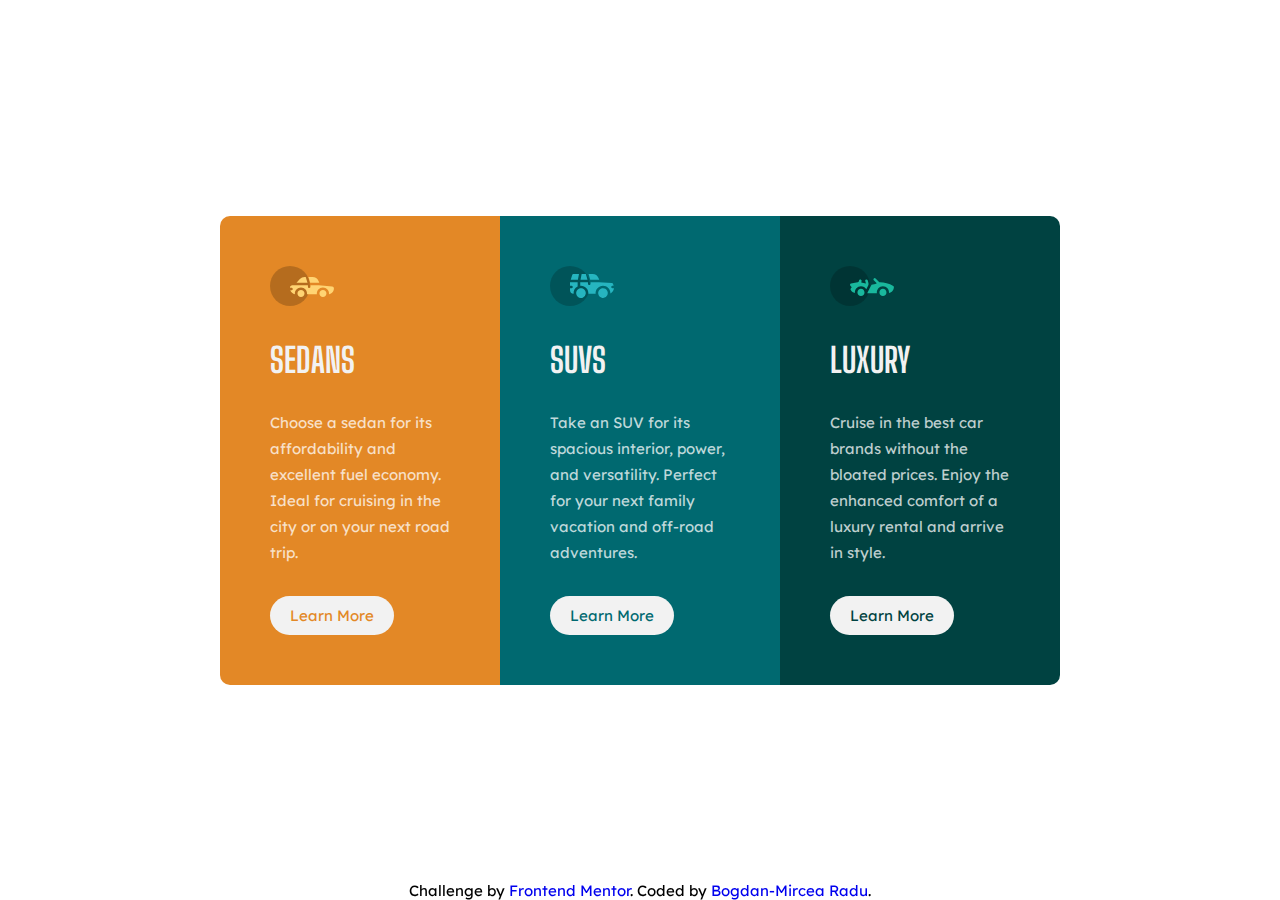
<file: 3-column-preview-card-component-main/index.html>
<!DOCTYPE html>
<html lang="en">
<head>
  <meta charset="UTF-8">
  <meta name="viewport" content="width=device-width, initial-scale=1.0"> <!-- displays site properly based on user's device -->

  <link rel="icon" type="image/png" sizes="32x32" href="./images/favicon-32x32.png">
  
  <title>Frontend Mentor | 3-column preview card component</title>
  <link rel="preconnect" href="https://fonts.googleapis.com">
  <link rel="preconnect" href="https://fonts.gstatic.com" crossorigin>
  <link href="https://fonts.googleapis.com/css2?family=Big+Shoulders+Display:wght@700&family=Lexend+Deca&display=swap" rel="stylesheet">
  <link rel="stylesheet" href="style.css">
</head>
<body>
  <main>
    <section id="Car-Offers">
      <div class="car-offer" id="sedans">
        <div class="car-offer--icon"><img src="./images/icon-sedans.svg" alt=""></div>

        <h2 class="text-uppercase">sedans</h2>

        <p>
          Choose a sedan for its affordability and excellent fuel economy. Ideal for cruising in the city or on your next road trip.
        </p>

        <a class="text-capitalize" href="#">learn more</a>
      </div>
      <div class="car-offer" id="suvs">
        <div class="car-offer--icon"><img src="./images/icon-suvs.svg" alt=""></div>

        <h2 class="text-uppercase">suvs</h2>

        <p>
          Take an SUV for its spacious interior, power, and versatility. Perfect for your next family vacation and off-road adventures.
        </p>

        <a class="text-capitalize" href="#">learn more</a>
      </div>
      <div class="car-offer" id="luxury">
        <div class="car-offer--icon"><img src="./images/icon-luxury.svg" alt=""></div>

        <h2 class="text-uppercase">luxury</h2>

        <p>
          Cruise in the best car brands without the bloated prices. Enjoy the enhanced comfort of a luxury rental and arrive in style.
        </p>

        <a class="text-capitalize" href="#">learn more</a>
      </div>
    </section>
  </main>
  <footer class="attribution">
    Challenge by <a href="https://www.frontendmentor.io?ref=challenge" target="_blank">Frontend Mentor</a>. 
    Coded by <a href="#">Bogdan-Mircea Radu</a>.
  </footer>
</body>
</html>
</file>
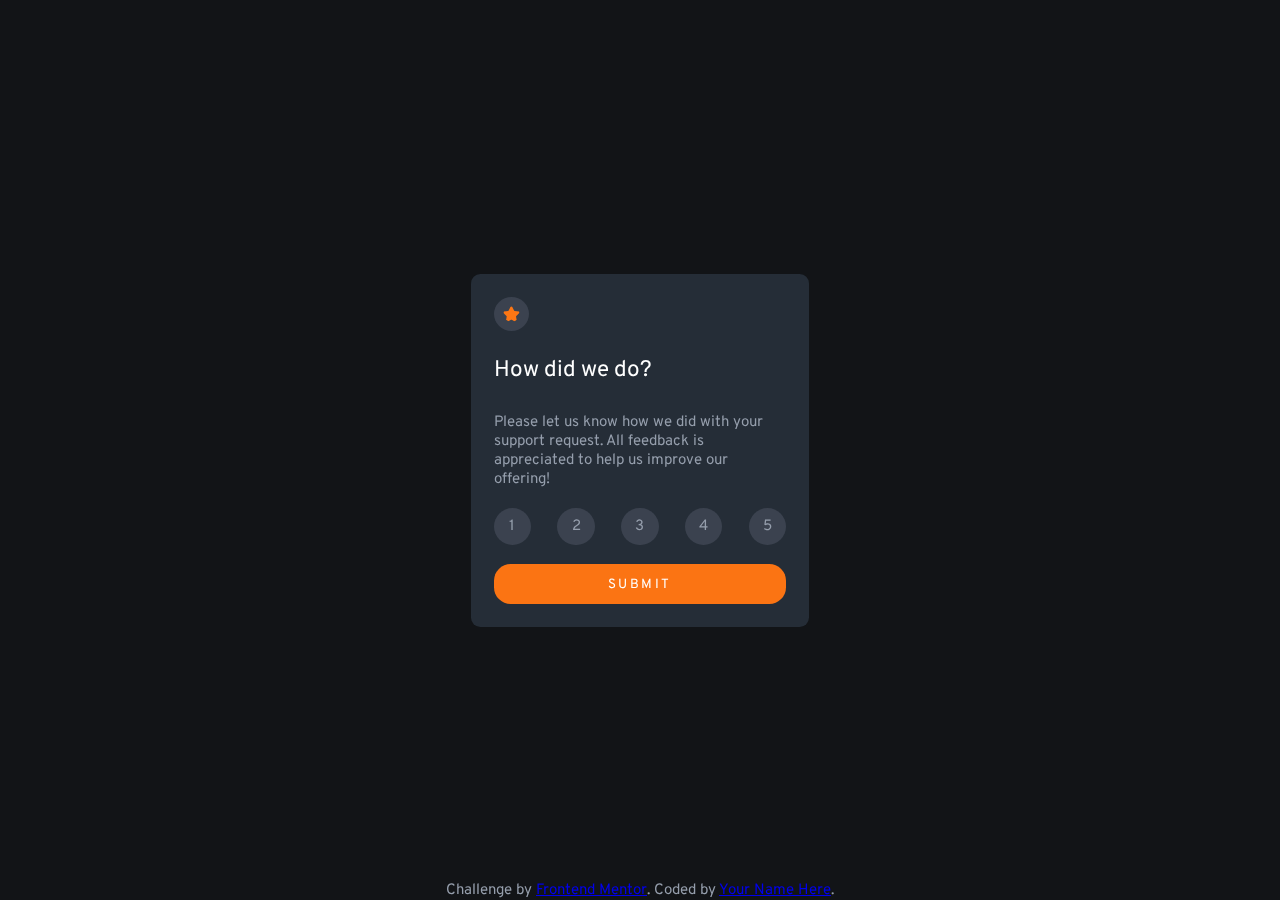
<file: interactive-rating-component-main/index.html>
<!DOCTYPE html>
<html lang="en">
<head>
  <meta charset="UTF-8">
  <meta name="viewport" content="width=device-width, initial-scale=1.0"> <!-- displays site properly based on user's device -->

  <link rel="icon" type="image/png" sizes="32x32" href="./images/favicon-32x32.png">
  <link rel="preconnect" href="https://fonts.googleapis.com">
<link rel="preconnect" href="https://fonts.gstatic.com" crossorigin>
<link href="https://fonts.googleapis.com/css2?family=Overpass:wght@400;700&display=swap" rel="stylesheet">
  <title>Frontend Mentor | Interactive rating component</title>
  <link rel="stylesheet" href="styles.css">
  <!-- Feel free to remove these styles or customise in your own stylesheet 👍 -->
</head>
<body>

  <!-- Rating state start -->
<!-- 
  How did we do?

  Please let us know how we did with your support request. All feedback is appreciated 
  to help us improve our offering!

  1 2 3 4 5

  Submit -->

  <!-- Rating state end -->

  <!-- Thank you state start -->

  <!-- You selected Add rating here out of 5

  Thank you!

  We appreciate you taking the time to give a rating. If you ever need more support, 
  don’t hesitate to get in touch! -->

  <!-- Thank you state end -->
  <main>
    <section id="Review">
      <div id="Review-Modal">
        <div id="Review-Modal--icon">
          <img src="./images/icon-star.svg" />
        </div>

        <div id="Review-Modal--body">
          <h2>How did we do?</h2>

          <p>
            Please let us know how we did with your support request. All feedback is appreciated to help us improve our offering!
          </p>

          <div id="Review-Modal--body-rating">
            <ul>
              <li class="rating-select" data-rating="1">
                1
              </li>
              <li class="rating-select" data-rating="2">
                2
              </li>
              <li class="rating-select" data-rating="3">
                3
              </li>
              <li class="rating-select" data-rating="4">
                4
              </li>
              <li class="rating-select" data-rating="5">
                5
              </li>
            </ul>
          </div>
        </div>

        <button class="text-uppercase">submit</button>
      </div>

      <div id="Review-Result">
        <div id="Review-Result--icon">
          <img src="./images/illustration-thank-you.svg" />
        </div>

        <div id="Review-Result--content">
          <div>
            <p>dsadadadsadsadasdaad</p>
          </div>
          <h2>Thank you!</h2>
          <p>
            We appreciate you taking the time to give a rating. If you ever need more support, don’t hesitate to get in touch!
          </p>
        </div>
      </div>
    </section>
  </main>
  
  <footer class="attribution">
    Challenge by <a href="https://www.frontendmentor.io?ref=challenge" target="_blank">Frontend Mentor</a>. 
    Coded by <a href="#">Your Name Here</a>.
  </footer>

  <script defer src="script.js"></script>
</body>
</html>
</file>
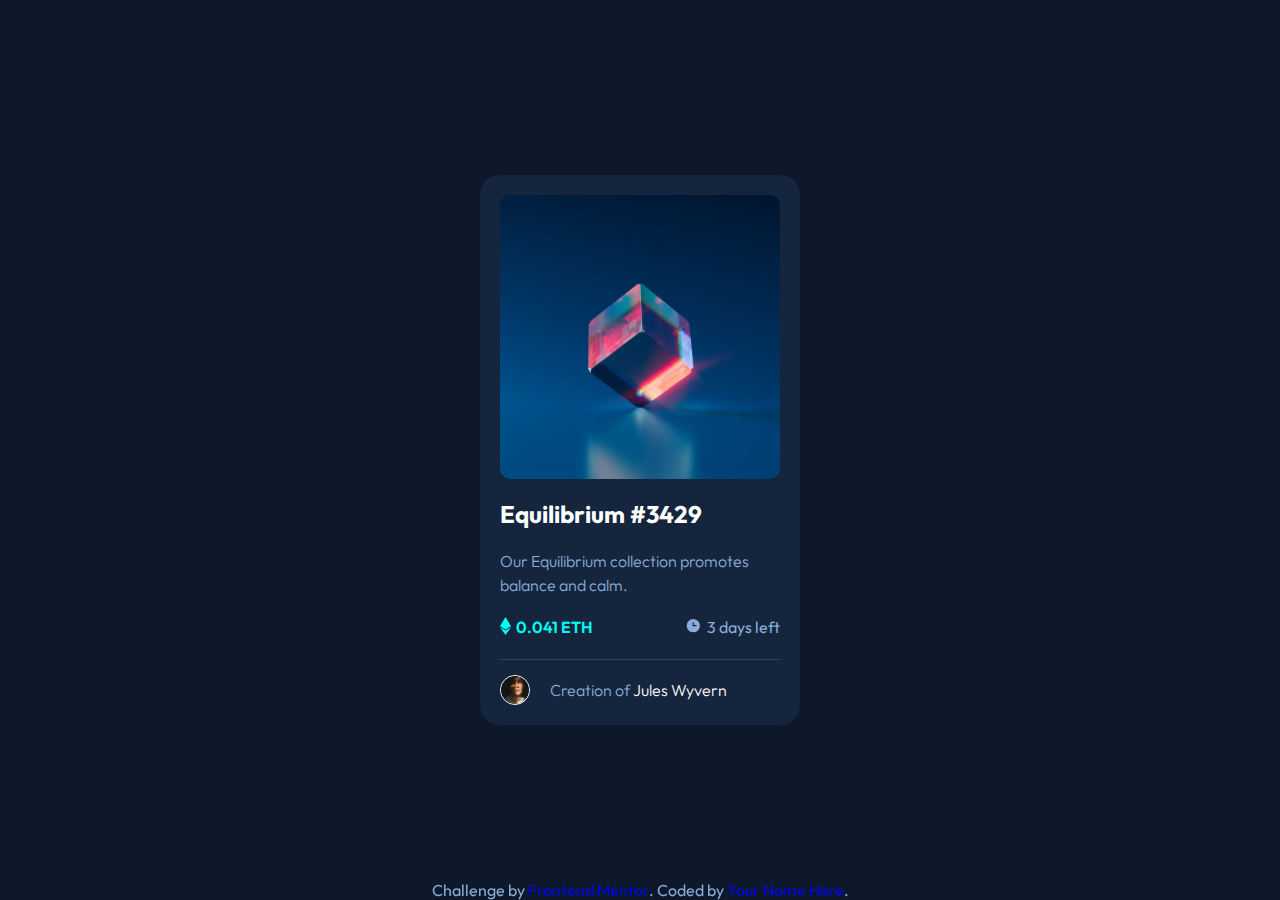
<file: nft-preview-card-component-main/index.html>
<!DOCTYPE html>
<html lang="en">
<head>
  <meta charset="UTF-8">
  <meta name="viewport" content="width=device-width, initial-scale=1.0"> <!-- displays site properly based on user's device -->

  <link rel="icon" type="image/png" sizes="32x32" href="./images/favicon-32x32.png">
  
  <title>Frontend Mentor | NFT preview card component</title>
  <link rel="preconnect" href="https://fonts.googleapis.com">
  <link rel="preconnect" href="https://fonts.gstatic.com" crossorigin>
  <link href="https://fonts.googleapis.com/css2?family=Outfit:wght@300;400;600&display=swap" rel="stylesheet">
  <link rel="stylesheet" href="style.css">
</head>
<body>
  <main>
    <section id="Nft-Cards">
      <article class="nft-card">
        <div class="nft-card--image">
          <a href="#">
            <img src="./images/image-equilibrium.jpg" alt="NFT of an image with a blue to dark blue gradient, containing a glass looking cube reflecting different shades of red and blue.">
          </a>
        </div>

        <div class="nft-card--description">
          <a href="#">
            <h2 class="text-white">Equilibrium #3429</h2>
          </a>

          <p class="text-slim">Our Equilibrium collection promotes balance and calm.</p>

          <div class="nft-card--description--value-and-time">
            <div class="nft-card--description--value">
              <div><img src="./images/icon-ethereum.svg" alt="Etherium icon"></div>
              <p class="text-accent text-bold text-uppercase">0.041 eth</p>
            </div>

            <div class="nft-card--description--time">
              <div><img src="./images/icon-clock.svg" alt=""></div>
              <p>3 days left</p>
            </div>
          </div>

          <div class="nft-card--creator">
            <div>
              <img src="./images/image-avatar.png" alt="">
            </div>
            <p class="text-slim">Creation of <a href="#" class="text-capitalize text-white">jules wyvern</a></p>
          </div>
        </div>
      </article>
    </section>
  </main>
  <footer class="attribution">
    Challenge by <a href="https://www.frontendmentor.io?ref=challenge" target="_blank">Frontend Mentor</a>. 
    Coded by <a href="#">Your Name Here</a>.
  </footer>
</body>
</html>
</file>
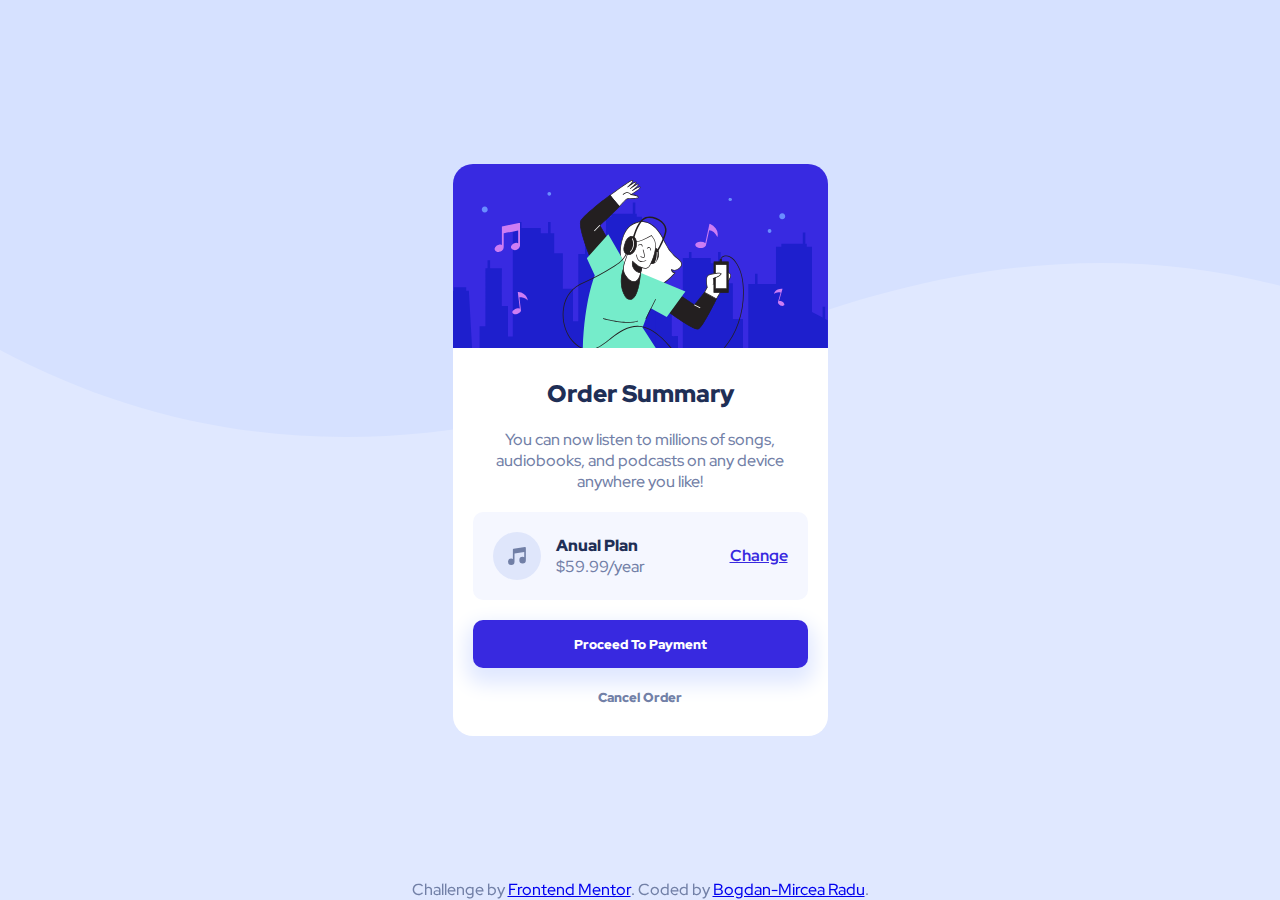
<file: order-summary-component-main/index.html>
<!DOCTYPE html>
<html lang="en">
<head>
  <meta charset="UTF-8">
  <meta name="viewport" content="width=device-width, initial-scale=1.0"> <!-- displays site properly based on user's device -->

  <link rel="icon" type="image/png" sizes="32x32" href="./images/favicon-32x32.png">
  
  <title>Frontend Mentor | Order summary card</title>
  <link rel="preconnect" href="https://fonts.googleapis.com">
  <link rel="preconnect" href="https://fonts.gstatic.com" crossorigin>
  <link href="https://fonts.googleapis.com/css2?family=Red+Hat+Display:wght@500;700;900&display=swap" rel="stylesheet">
  <link rel="stylesheet" href="style.css">
</head>
<body>
  <main>
    <section id="Order-Summary">
      <article id="Order-Summary--Card" class="border-radius-big">
        <div id="Order-Summary--Card--Illustration">
          <img src="./images/illustration-hero.svg" alt="Image, with blue background over city, of a person dancing while listening to music on headphones attached to a mobile phone.">
        </div>

        <div id="Order-Summary--Card--Contents">
          <h2 class="text-capitalize text-centered default-margin-bottom">order summary</h2>

          <p class="text-centered default-margin-bottom">
            You can now listen to millions of songs, audiobooks, and podcasts on any device anywhere you like!
          </p>

          <div id="Order-Summary--Card--Contents--Chosen-Plan" class="default-margin-bottom border-radius-small">
            <div id="Order-Summary--Card--Contents--Chosen-Plan--Summary">
              <img src="./images/icon-music.svg" alt="">

              <div>
                <h4 class="text-capitalize">anual plan</h4>
                <p>$59.99/year</p>
              </div>
            </div>
            
            <a href="#" class="text-capitalize text-bold">change</a>
          </div>

          <div id="Order-Summary--Card--Contents--Actions">
            <button class="text-capitalize text-bolder default-margin-bottom border-radius-small">proceed to payment</button>
            <button class="text-capitalize text-bolder">cancel order</button>
          </div>
        </div>
      </article>
    </section>
  </main>
  <footer class="attribution">
    Challenge by <a href="https://www.frontendmentor.io?ref=challenge" target="_blank">Frontend Mentor</a>. 
    Coded by <a href="#">Bogdan-Mircea Radu</a>.
  </footer>
</body>
</html>
</file>
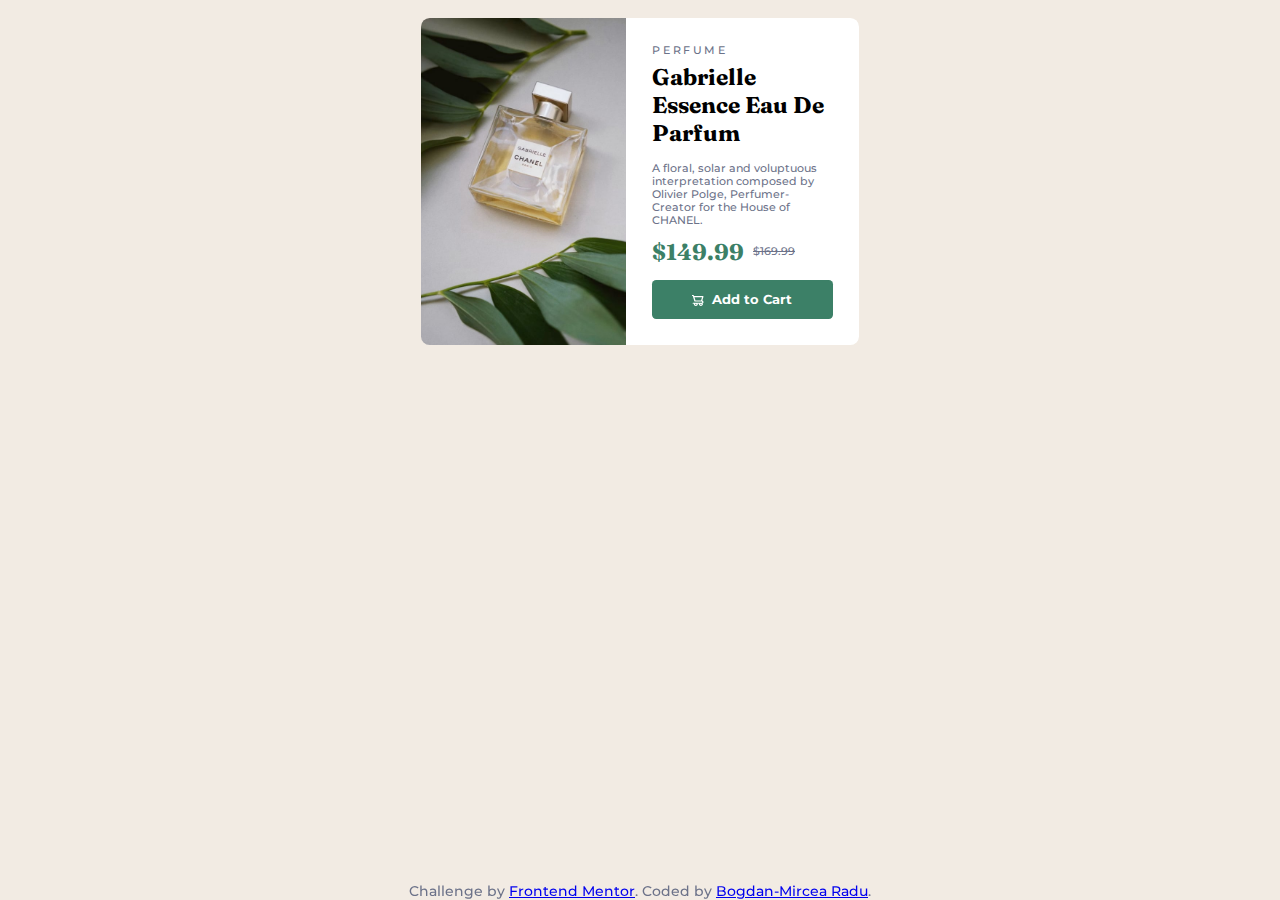
<file: product-preview-card-component-main/index.html>
<!DOCTYPE html>
<html lang="en">
<head>
  <meta charset="UTF-8">
  <meta name="viewport" content="width=device-width, initial-scale=1.0"> <!-- displays site properly based on user's device -->
  <link rel="preconnect" href="https://fonts.googleapis.com">
  <link rel="preconnect" href="https://fonts.gstatic.com" crossorigin>
  <link href="https://fonts.googleapis.com/css2?family=Fraunces:opsz,wght@9..144,700&display=swap" rel="stylesheet">
  <link rel="preconnect" href="https://fonts.googleapis.com">
  <link rel="preconnect" href="https://fonts.gstatic.com" crossorigin>
  <link href="https://fonts.googleapis.com/css2?family=Montserrat:wght@500;700&display=swap" rel="stylesheet">
  <link rel="icon" type="image/png" sizes="32x32" href="./images/favicon-32x32.png">
  <link rel="stylesheet" href="styles.css">
  <title>Frontend Mentor | Product preview card component</title>
</head>
<body>
  <main>
    <section id="Product-Cards">
      <article class="product-card">
        <figure class="product-card--image">
          <div role="img"></div>
        </figure>

        <div class="product-card--details">
          <p class="product-card--details-type text-uppercase">perfume</p>

          <h2>Gabrielle Essence Eau De Parfum</h2>
          <p class="product-card--details-caption">A floral, solar and voluptuous interpretation composed by Olivier Polge, 
            Perfumer-Creator for the House of <span class="text-uppercase">chanel</span>.
          </p>

          <div class="product-card--details-price">
            <h2>$149.99</h2>
            <p class="text-striked">$169.99</p>
          </div>

          <button class="font-bold">
            <span>
              <img src="./images/icon-cart.svg" />
            </span>
            Add to Cart
          </button>
        </div>
      </article>
    </section>
  </main>
  
  <footer class="attribution text-center">
    Challenge by <a href="https://www.frontendmentor.io?ref=challenge" target="_blank">Frontend Mentor</a>. 
    Coded by <a href="#">Bogdan-Mircea Radu</a>.
  </footer>
</body>
</html>
</file>
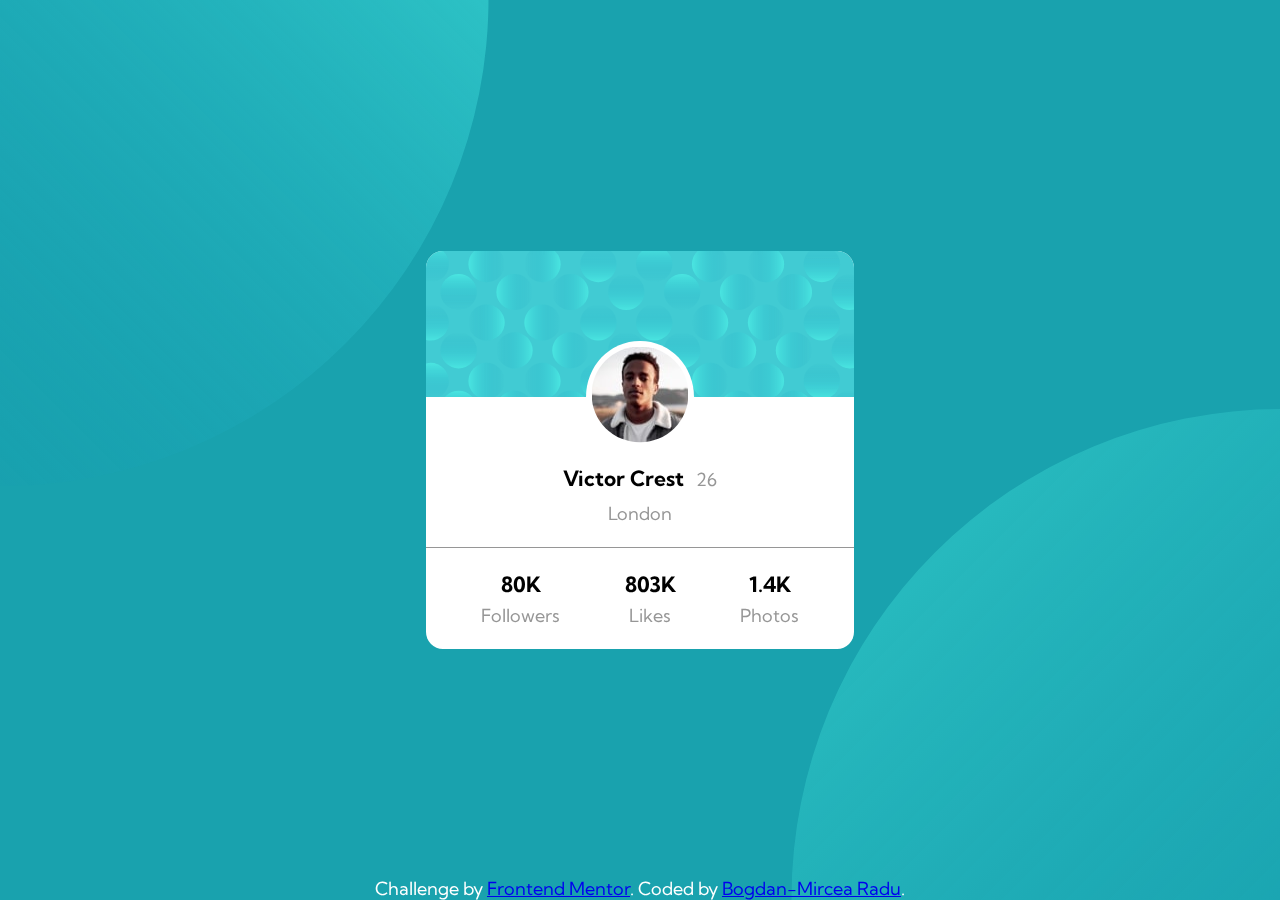
<file: profile-card-component-main/index.html>
<!DOCTYPE html>
<html lang="en">
<head>
  <meta charset="UTF-8">
  <meta name="viewport" content="width=device-width, initial-scale=1.0"> <!-- displays site properly based on user's device -->

  <link rel="icon" type="image/png" sizes="32x32" href="./images/favicon-32x32.png">
  
  <title>Frontend Mentor | Profile card component</title>
  <link rel="preconnect" href="https://fonts.googleapis.com">
  <link rel="preconnect" href="https://fonts.gstatic.com" crossorigin>
  <link href="https://fonts.googleapis.com/css2?family=Kumbh+Sans:wght@400;700&display=swap" rel="stylesheet">
  <link rel="stylesheet" href="styles.css">
</head>
<body>
  <main>
    <div id="top-ball">
      <img src="./images/bg-pattern-top.svg" alt="Background svg image for top left corner.">
    </div>
    <div id="bottom-ball">
      <img src="./images/bg-pattern-bottom.svg" alt="Background svg image for bottom right corner.">
    </div>

    <section id="Profile-Cards">
      <article class="profile-card">
        <div class="profile-card--bg"></div>

        <div class="profile-card--content">
          <div class="profile-card--content--profile-image">
            <span>
              <img src="./images/image-victor.jpg" alt="Profile image for user named Victor Crest" />
            </span>
          </div>
          <div class="profile-card--content--info">
            <div>
              <h3>victor crest</h3>
              <span>26</span>
            </div>

            <div>london</div>
          </div>

          <div class="profile-card--content--media-numbers">
            <div>
              <h3>80k</h3>
              <p>followers</p>
            </div>

            <div>
              <h3>803k</h3>
              <p>likes</p>
            </div>

            <div>
              <h3>1.4k</h3>
              <p>photos</p>
            </div>
          </div>
        </div>
      </article>
    </section>
  </main>
  <footer class="attribution">
    Challenge by <a href="https://www.frontendmentor.io?ref=challenge" target="_blank">Frontend Mentor</a>. 
    Coded by <a href="#">Bogdan-Mircea Radu</a>.
  </footer>
</body>
</html>
</file>
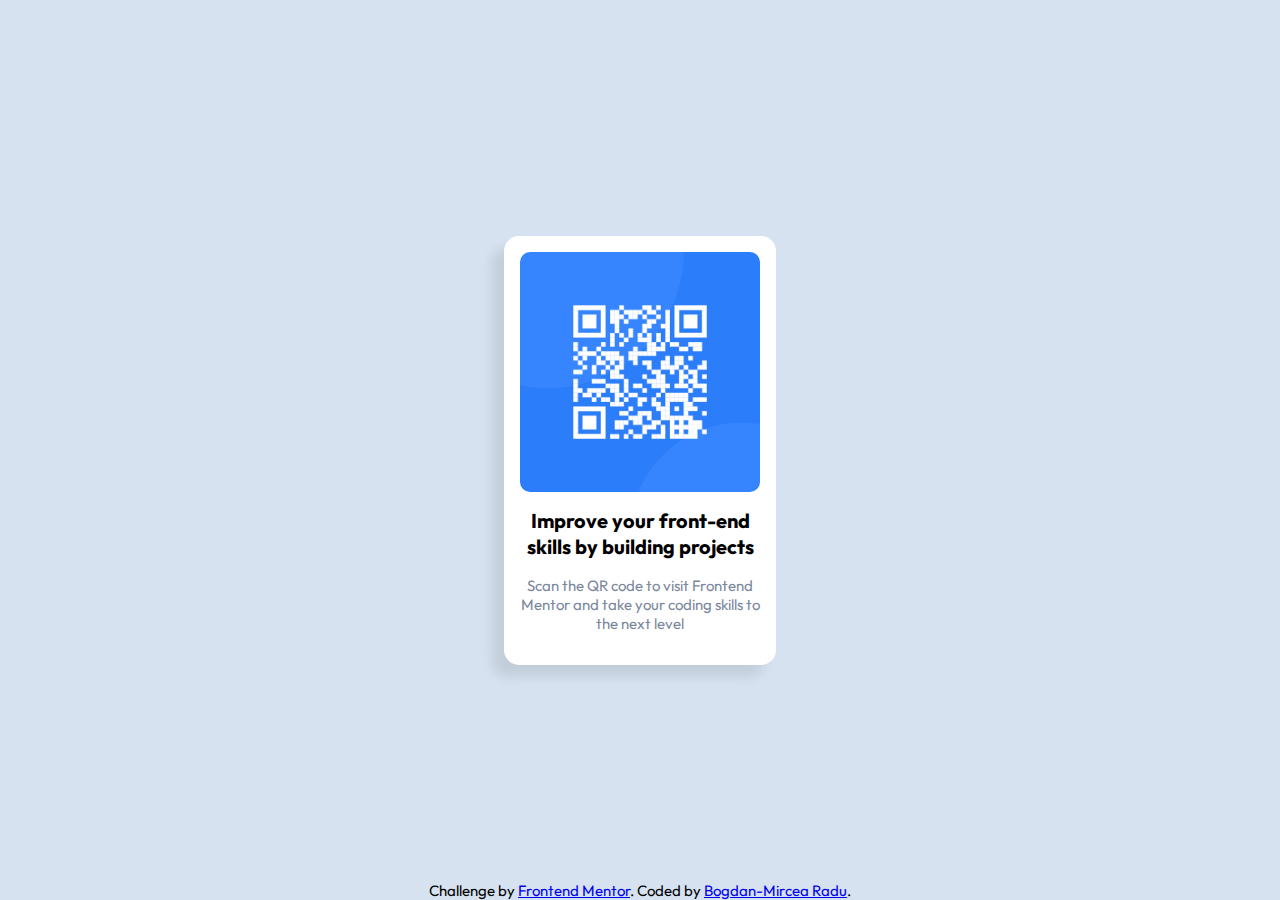
<file: qr-code-component-main/index.html>
<!DOCTYPE html>
<html lang="en">
<head>
  <meta charset="UTF-8">
  <meta name="viewport" content="width=device-width, initial-scale=1.0"> <!-- displays site properly based on user's device -->

  <link rel="icon" type="image/png" sizes="32x32" href="./images/favicon-32x32.png">
  <link rel="preconnect" href="https://fonts.googleapis.com">
  <link rel="preconnect" href="https://fonts.gstatic.com" crossorigin>
  <link href="https://fonts.googleapis.com/css2?family=Outfit:wght@400;700&display=swap" rel="stylesheet">
  <title>Frontend Mentor | QR code component</title>
  <link rel="stylesheet" href="styles.css">
</head>
<body>
  <main>
    <section id="QR-Card">
      <figure id="QR-Card--figure">
        <img alt="Provided image by Frontend Mentor Projects of a qr code to be scanned." src="./images/image-qr-code.png" />
      </figure>

      <div id="QR-Card--description">
        <h2 class="text-center">Improve your front-end skills by building projects</h2>
        <p class="text-center">Scan the QR code to visit Frontend Mentor and take your coding skills to the next level</p>
      </div>
    </section>
  </main>

  <footer class="attribution text-center">
    Challenge by <a href="https://www.frontendmentor.io?ref=challenge" target="_blank">Frontend Mentor</a>. 
    Coded by <a href="#">Bogdan-Mircea Radu</a>.
  </footer>
</body>
</html>
</file>
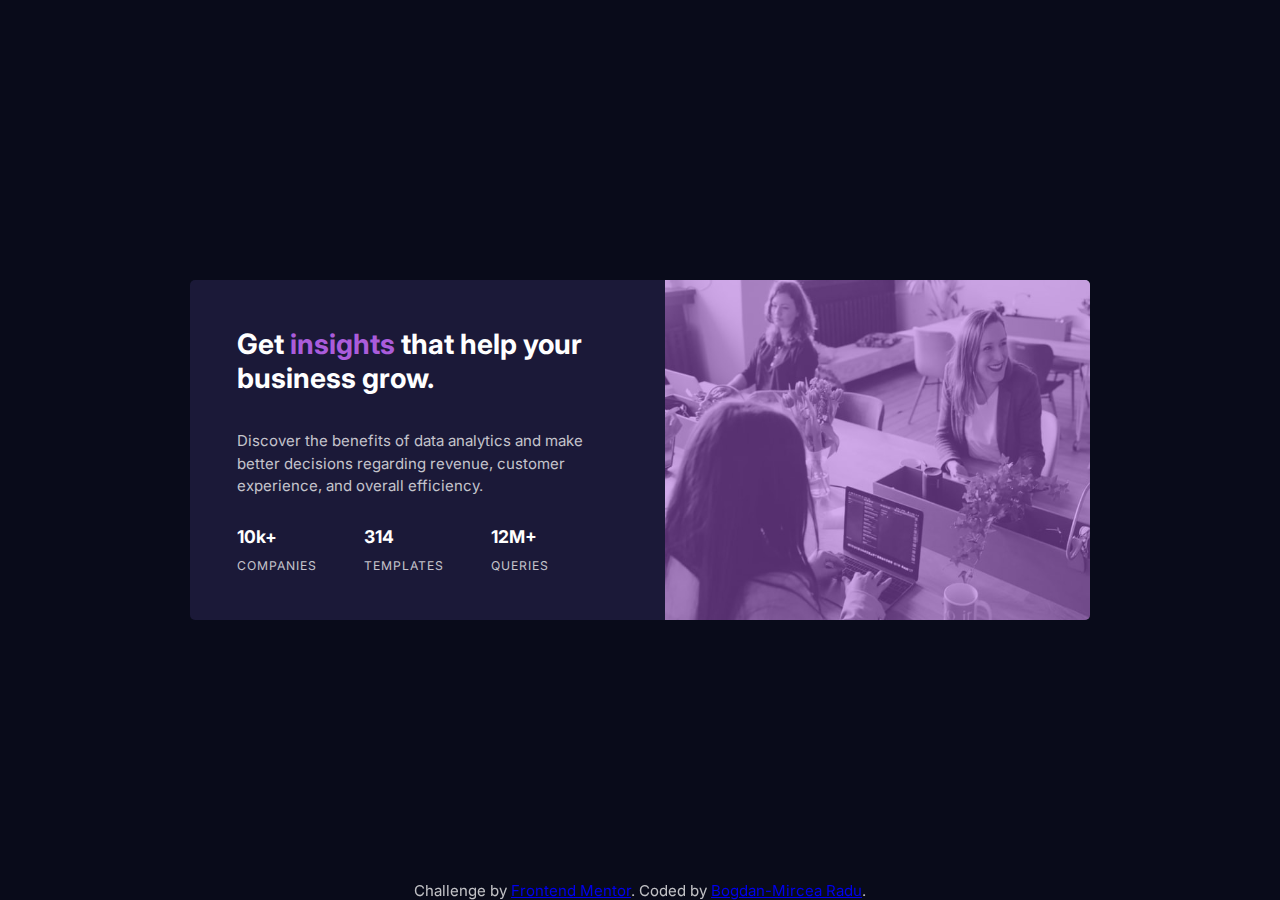
<file: stats-preview-card-component-main/index.html>
<!DOCTYPE html>
<html lang="en">
<head>
  <meta charset="UTF-8">
  <meta name="viewport" content="width=device-width, initial-scale=1.0"> <!-- displays site properly based on user's device -->

  <link rel="icon" type="image/png" sizes="32x32" href="./images/favicon-32x32.png">
  <title>Frontend Mentor | Stats preview card component</title>
  <link rel="preconnect" href="https://fonts.googleapis.com">
  <link rel="preconnect" href="https://fonts.gstatic.com" crossorigin>
  <link href="https://fonts.googleapis.com/css2?family=Inter:wght@400;700&family=Lexend+Deca&display=swap" rel="stylesheet">
  <link rel="stylesheet" href="styles.css">
</head>
<body>
  <main>
    <section id="Stats-Preview">
      <div id="Stats-Preview--image-banner">
        <img src="./images/image-header-mobile.jpg" />
        <div id="Stats-Preview--image-banner--tint"></div>
      </div>
      <div id="Stats-Preview--text-content">
        <h2>Get <span class="color-accent">insights</span> that help your business grow.</h2>
        <p>
          Discover the benefits of data analytics and make better decisions regarding revenue, customer experience, and overall efficiency.
        </p>

        <div id="Stats-Preview--text-content--numbers">
          <div>
            <h3>10k+</h3>
            <p class="text-uppercase">companies</p>
          </div>

          <div>
            <h3>314</h3>
            <p class="text-uppercase">templates</p>
          </div>

          <div>
            <h3>12M+</h3>
            <p class="text-uppercase">queries</p>
          </div>
        </div>
      </div>
    </section>
  </main>
  <footer class="attribution">
    Challenge by <a href="https://www.frontendmentor.io?ref=challenge" target="_blank">Frontend Mentor</a>. 
    Coded by <a href="#">Bogdan-Mircea Radu</a>.
  </footer>
</body>
</html>
</file>
<file: 3-column-preview-card-component-main/style.css>
:root {
    --brightOrange: hsl(31, 77%, 52%);
    --darkCyan: hsl(184, 100%, 22%);
    --veryDarkCyan: hsl(179, 100%, 13%);
    --transparentWhite: hsla(0, 0%, 100%, 0.75);
    --veryLightGray: hsl(0, 0%, 95%);

    --ff-secondary: 'Big Shoulders Display', cursive;
    --ff-primary: 'Lexend Deca', sans-serif;

    --fw-regular: 400;
    --fw-bold: 700;
}

* {
    margin: 0;
    padding: 0;
    box-sizing: border-box;
}

html,
body {
    height: 100%;
    width: 100%;
}

body {
    font-family: var(--ff-primary);
    font-weight: var(--fw-regular);
    font-size: 15px;
}

main {
    padding: 20px;
}

footer {
    position: fixed;
    bottom: 0;
    width: 100%;
    text-align: center;
}

h1,
h2,
h3 {
    font-family: var(--ff-secondary);
    font-weight: var(--fw-bold);
    color: var(--veryLightGray);
}

a {
    text-decoration: none;
}

p {
    color: var(--transparentWhite);
}

.text-capitalize { text-transform: capitalize; }
.text-uppercase { text-transform: uppercase; }

#Car-Offers {
    border-radius: 10px;
    overflow: hidden;
}

#sedans {
    background-color: var(--brightOrange);
}

#sedans a {
    color: var(--brightOrange);
}

#suvs {
    background-color: var(--darkCyan);
}

#suvs a {
    color: var(--darkCyan);
}

#luxury {
    background-color: var(--veryDarkCyan);
}

#luxury a {
    color: var(--veryDarkCyan);
}

.car-offer {
    padding: 30px;
}

.car-offer h2 {
    font-size: 34px;
}

.car-offer a {
    background-color: var(--veryLightGray);
    padding: 10px 20px;
    display: inline-block;
    border-radius: 20px;
}

.car-offer a:hover {
    background-color: transparent;
    color: var(--veryLightGray) !important;
    border: 2px solid var(--veryLightGray);
}

.car-offer p {
    line-height: 26px;
}

.car-offer > * {
    margin-bottom: 20px;
}

.car-offer a {
    margin-bottom: 0;
}

@media screen and (min-width: 425px) {
    #Car-Offers {
        display: flex;
        flex-wrap: wrap;
    }

    #Car-Offers > * {
        flex: 1 1 50%;
    }
}

@media screen and (min-width: 768px) {
    main {
        display: flex;
        justify-content: center;
        align-items: center;
        height: 100%;
    }

    #Car-Offers > * {
        flex: 1 1 33%;
        padding: 50px;
        max-width: 280px;
    }

    .car-offer > * {
        margin-bottom: 30px;
    }

    .car-offer > a {
        margin-bottom: 0;
    }
}
</file>
<file: interactive-rating-component-main/styles.css>
:root {
    /* colors */
    --orange: hsl(25, 97%, 53%);
    --white: hsl(0, 0%, 100%);
    --lightGrey: hsl(217, 12%, 63%);
    --mediumGrey: hsl(217, 15%, 27%);
    --darkBlue: hsl(213, 19%, 18%);
    --veryDarkBlue: hsl(216, 12%, 8%);

    /* typography */
    --ff: 'Overpass', sans-serif;
    --fw-regular: 400;
    --ff-bold: 700;
    --fs-default: 0.938rem;
}

* {
    margin: 0;
    padding: 0;
    box-sizing: border-box;
    list-style: none;
    font-family: var(--ff);
}

html,
body {
    width: 100%;
    height: 100%;
}

body {
    background-color: var(--veryDarkBlue);
    color: var(--lightGrey);
    font-size: var(--fs-default);
}

h1,
h2,
h3 {
    color: var(--white);
    font-weight: var(--fw-bold);
}

footer {
    position: fixed;
    bottom: 0;
    width: 100%;
    text-align: center;
}

main {
    width: 100%;
    height: 100%;
    display: flex;
    justify-content: center;
    align-items: center;
    padding: 0.625em;
}

.text-uppercase { text-transform: uppercase; }

#Review {
    position: relative;
}

#Review-Modal {
    transform: perspective(62.5em);
}

#Review.flipped #Review-Modal {
    transform: perspective(62.5em) rotateY(180deg);
}

#Review-Result {
    position: absolute;
    top: 0;
    left: 0;
    backface-visibility: hidden;
    transform: perspective(62.5em) rotateY(-180deg);
}

#Review.flipped #Review-Result {
    transform: perspective(62.5em) rotateY(0deg);
}

#Review-Modal,
#Review-Result {
    max-width: 22.5em;
    padding: 1.5em;
    background-color: var(--darkBlue);
    backface-visibility: hidden;
    border-radius: 0.625em;
    transition: 1s;
}

#Review-Modal button {
    outline: none;
    border: none;
    background-color: var(--orange);
    color: var(--white);
    width: 100%;
    padding: 0.875em 0;
    border-radius: 1.25em;
    letter-spacing: 0.188em;
    transition: 0.5s;
}

#Review-Modal button:hover {
    color: var(--orange);
    background-color: var(--white);
    cursor: pointer;
}

#Review-Modal--icon {
    margin-bottom: 1.25em;
}

#Review-Modal--icon img {
    display: inline-block;
    background-color: var(--mediumGrey);
    border-radius: 50%;
    padding: 0.625em;
}

#Review-Modal--body {
    margin-bottom: 1.25em;
}

#Review-Modal--body h2,
#Review-Modal--body p {
    margin-bottom: 1.25em;
}

#Review-Modal--body-rating ul {
    display: flex;
    justify-content: space-between;
}

#Review-Modal--body-rating ul .rating-select {
    width: 2.5em;
    height: 2.5em;
    background-color: var(--mediumGrey);
    border-radius: 50%;
    display: flex;
    justify-content: center;
    align-items: center;
    color: var(--lightGrey);
    transition: 0.5s;
}

#Review-Modal--body-rating ul .rating-select:hover {
    cursor: pointer;
    background-color: var(--orange);
    color: var(--white);
}

#Review-Modal--body-rating ul .rating-select.selected {
    background-color: var(--lightGrey);
    color: var(--white);
}

#Review-Result {
    transform: rotateY(-180deg);
}

#Review-Result--icon,
#Review-Result--content div {
    display: flex;
    justify-content: center;
    align-items: center;
    margin-bottom: 1.25em;
}

#Review-Result--content div p {
    padding: 0.313em 0.625em;
    background-color: var(--mediumGrey);
    border-radius: 1.25em;
    color: var(--orange);
}

#Review-Result--content h2,
#Review-Result--content > p {
    text-align: center;
    margin-bottom: 1.25em;
}
</file>
<file: nft-preview-card-component-main/style.css>
:root {
    --softBlue: hsl(215, 51%, 70%);
    --cyan: hsl(178, 100%, 50%);
    --bgColor: hsl(217, 54%, 11%); /* (main BG) */
    --cardBg: hsl(216, 50%, 16%); /*  (card BG) */
    --veryDarkBlue: hsl(215, 32%, 27%); /*  (line) */
    --white: hsl(0, 0%, 100%);

    --fw-slim: 300;
    --fw-normal: 400;
    --fw-bold: 600;
    --ff-default: 'Outfit', sans-serif;
}

* {
    margin: 0;
    padding: 0;
    box-sizing: border-box;
}

html,
body {
    height: 100%;
    width: 100%;
}

body {
    background-color: var(--bgColor);
    color: var(--softBlue);
    font-weight: var(--fw-normal);
    font-family: var(--ff-default);
}

main {
    padding: 20px;
}

footer {
    position: fixed;
    bottom: 0;
    width: 100%;
    text-align: center;
}

a {
    text-decoration: none;
}

.text-white { color: var(--white); }
.text-accent { color: var(--cyan); }
.text-capitalize { text-transform: capitalize; }
.text-uppercase { text-transform: uppercase; }
.text-slim { font-weight: var(--fw-slim); }
.text-bold { font-weight: var(--fw-bold); }

.nft-card {
    border-radius: 20px;
    background-color: var(--cardBg);
    padding: 20px;
    overflow: hidden;
    max-width: 320px;
}

.nft-card--image {
    overflow: hidden;
    border-radius: 10px;
    display: flex;
}

.nft-card--image img {
    width: 100%;
    height: 100%;
}

.nft-card--description > a {
    padding: 20px 0;
    display: inline-block;
}
.nft-card--description > a > h2 {
    display: inline-block;
}

.nft-card--description > p {
    line-height: 24px;
    margin-bottom: 20px;
}

.nft-card--description--value-and-time {
    display: flex;
    justify-content: space-between;
    margin-bottom: 20px;
}

.nft-card--description--value-and-time > div {
    display: flex;
    gap: 5px;
}

.nft-card--creator {
    display: flex;
    align-items: center;
    gap: 20px;
    border-top: 1px solid var(--veryDarkBlue);
    padding-top: 15px;
}

.nft-card--creator a:hover,
.nft-card--description > a:hover h2 {
    color: var(--cyan);
}

.nft-card--creator div {
    border: 1px solid var(--white);
    border-radius: 50%;
    width: 30px;
    height: 30px;
    overflow: hidden;
    flex-shrink: 0;
}
.nft-card--creator img {
    width: 100%;
    height: 100%;
}

@media screen and (min-width: 768px) {
    main {
        display: flex;
        justify-content: center;
        align-items: center;
        height: 100%;
    }
}
</file>
<file: order-summary-component-main/style.css>
:root {
    --paleBlue: hsl(225, 100%, 94%);
    --brightBlue: hsl(245, 75%, 52%);
    --veryPaleBlue: hsl(225, 100%, 98%);
    --desaturatedBlue: hsl(224, 23%, 55%);
    --darkBlue: hsl(223, 47%, 23%);

    --fw-regular: 500;
    --fw-bold: 700;
    --fw-bolder: 900;
    --ff-primary: 'Red Hat Display', sans-serif;
}

* {
    margin: 0;
    padding: 0;
    box-sizing: border-box;
    font-family: var(--ff-primary);
}

html,
body {
    width: 100%;
    height: 100%;
}

h1,
h2,
h3,
h4,
h5 {
    color: var(--darkBlue);
    font-weight: var(--fw-bolder);
}

body {
    font-weight: var(--fw-regular);
    color: var(--desaturatedBlue);
    background-color: var(--paleBlue);
    background-image: url("./images/pattern-background-desktop.svg");
    background-repeat: repeat-x;
    background-attachment: fixed;
}

main {
    padding: 20px;
}

footer {
    position: fixed;
    bottom: 0;
    width: 100%;
    text-align: center;
}

button {
    border: none;
    background-color: transparent;
    display: block;
}

.text-capitalize { text-transform: capitalize; }
.text-centered { text-align: center; }

.text-bold { font-weight: var(--fw-bold); }
.text-bolder { font-weight: var(--fw-bolder); }

.default-margin-bottom { margin-bottom: 20px; }

.border-radius-big { border-radius: 20px; }
.border-radius-small { border-radius: 10px; }

#Order-Summary--Card {
    overflow: hidden;
    max-width: 375px;
}

#Order-Summary--Card--Illustration { display: flex; }

#Order-Summary--Card--Illustration img {
    width: 100%;
    height: 100%;
}

#Order-Summary--Card--Contents {
    padding: 30px 20px;
    background-color: white;
}

#Order-Summary--Card--Contents--Chosen-Plan {
    background-color: var(--veryPaleBlue);
    padding: 20px;
}

#Order-Summary--Card--Contents--Chosen-Plan a {
    color: var(--brightBlue);
    transition: 0.3s;
    display: block;
    text-align: center;
}

#Order-Summary--Card--Contents--Chosen-Plan a:hover {
    text-decoration: none;
    opacity: 0.6;
}

#Order-Summary--Card--Contents--Chosen-Plan--Summary {
    display: flex;
    align-items: center;
    justify-content: start;
    flex-wrap: wrap;
    gap: 15px;
}


#Order-Summary--Card--Contents--Actions button {
    width: 100%;
    padding: 15px 0;
    transition: 0.3s;
}

#Order-Summary--Card--Contents--Actions button:hover {
    cursor: pointer;
}

#Order-Summary--Card--Contents--Actions button:first-child {
    background-color: var(--brightBlue);
    color: white;
    box-shadow: 0px 10px 20px 6px var(--paleBlue);
}

#Order-Summary--Card--Contents--Actions button:first-child:hover {
    opacity: 0.6;
}

#Order-Summary--Card--Contents--Actions button:last-child {
    color: var(--desaturatedBlue);
    padding: 0;
}

#Order-Summary--Card--Contents--Actions button:last-child:hover {
    color: var(--darkBlue);
}

@media screen and (min-width: 375px) {
    main {
        display: flex;
        justify-content: center;
        align-items: center;
        height: 100%;
    }

    #Order-Summary--Card--Contents--Chosen-Plan {
        display: flex;
        justify-content: space-between;
        align-items: center;
    }
}
</file>
<file: product-preview-card-component-main/styles.css>
:root {
    --ff-primary: 'Fraunces', serif;
    --ff-secondary: 'Montserrat', sans-serif;

    --fw-regular: 500;
    --fw-bold: 700;

    /* 14px */
    --fs-default: 0.875rem; 

    --darkCyan: hsl(158, 36%, 37%);
    --cream: hsl(30, 38%, 92%);
    --veryDarkBlue: hsl(212, 21%, 14%);
    --darkGrayishBlue:  hsl(228, 12%, 48%);
    --white: hsl(0, 0%, 100%);
}

* {
    margin: 0;
    padding: 0;
    box-sizing: border-box;
    font-family: var(--ff-secondary);
}

html,
body {
    height: 100%;
    width: 100%;
}

h1,h2,h3 {
    font-weight: var(--fw-bold);
    color: black;
    margin-bottom: 0.625em;
}

body {
    font-size: var(--fs-default);
    background-color: var(--cream);
    position: relative;
    font-weight: var(--fw-regular);
    color: var(--darkGrayishBlue);
}

footer {
    position: fixed;
    bottom: 0;
    width: 100%;
}

.text-uppercase { text-transform: uppercase; }
.text-striked { text-decoration: line-through; }
.text-center { text-align: center; }
.font-bold { font-weight: var(--fw-bold); }

main {
    padding: 1.25em;
    display: flex;
    justify-content: center;
    align-items: center;
}

.product-card {
    max-width: 17.5em;
    height: auto;
    border-radius: 0.625em;
    overflow: hidden;
}

.product-card button {
    background-color: var(--darkCyan);
    width: 100%;
    color: var(--white);
    border: none;
    outline: none;
    padding: 0.875em 1.25em;
    border-radius: 0.3125em;
    display: flex;
    justify-content: center;
    align-items: center;
    gap: 0.625em;
}

.product-card button:hover {
    cursor: pointer;
    background-color: var(--veryDarkBlue);
}

.product-card button > span {
    width: 0.875em;
    height: 0.875em;
    display: inline-block;
}

.product-card button > span img {
    height: 100%;
    width: 100%;
}

.product-card--image {
    height: 11.25em;
}

.product-card--image > div {
    background-image: url("./images/image-product-mobile.jpg");
    background-size: cover;
    background-repeat: no-repeat;
    background-position: center;
    width: 100%;
    height: 100%;
}

.product-card--details {
    background-color: var(--white);
    padding: 1.25em;
}

.product-card--details h2 {
    font-family: var(--ff-primary);
    font-size: 1.625em;
    font-weight: 700;
}

.product-card--details-type {
    letter-spacing: 0.25em;
    font-size: 0.75em;
    margin-bottom: 0.625em;
}

.product-card--details-caption {
    line-height: 1.25em;
    margin-bottom: 1em;
    font-size: 0.75em;
}

.product-card--details-price {
    display: flex;
    align-items: center;
    gap: 0.625em;
    margin-bottom: 1em;
}

.product-card--details-price h2 {
    color: var(--darkCyan);
    margin-bottom: 0;
}

.product-card--details-price p {
    color:var(--darkGrayishBlue);
    font-size: 0.75em;
}

@media screen and (min-width: 40em) {
    .product-card {
        max-width: 31.25em;
        display: flex;
        border-radius: 0.625em;
    }

    .product-card > * {
        flex-grow: 1;
        flex-basis: 100%;
    }

    .product-card--image {
        width: 100%;
        height: auto;
    }

    .product-card--image > div {
        background-image: url("./images/image-product-desktop.jpg");
    }
    
    .product-card--details {
        margin-bottom: 0;
        padding: 1.875em;
    }
}
</file>
<file: profile-card-component-main/styles.css>
:root {
    --darkCyan: hsl(185, 75%, 39%);
    --veryDarkBlue: hsl(229, 23%, 23%);
    --darkGrayishBlue: hsl(227, 10%, 46%);
    --darkGray: hsl(0, 0%, 59%);

    --fw-regular: 400;
    --fw-bold: 700;
    --fs-default: 1.125rem;
    --ff-default: 'Kumbh Sans', sans-serif;
}

* {
    margin: 0;
    padding: 0;
    box-sizing: border-box;
}

html,
body {
    width: 100%;
    height: 100%;
}

body {
    font-family: var(--ff-default);
    font-size: var(--fs-default);
    background-color: var(--darkCyan);
    color: var(--darkGray);
}

h1,
h2,
h3 {
    color: black;
}

main {
    height: 100%;
    width: 100%;
}

footer {
    position: fixed;
    width: 100%;
    text-align: center;
    color: white;
    bottom: 0;
}

main #top-ball,
main #bottom-ball {
    position: fixed;
    z-index: -1;
}

#top-ball {
    top: 0;
    left: 0;
    transform: translate(-50%, -50%);
}

#bottom-ball {
    bottom: 0;
    right: 0;
    transform: translate(50%, 50%);
}

main #top-ball img,
main #bottom-ball img {
    width: 100%;
    height: 100%;
}

#Profile-Cards {
    display: flex;
    justify-content: center;
    align-items: center;
    padding: 0.625em;
    height: 100%;
}

.profile-card {
    background-color: white;
    max-width: 23.75em;
    width: 100%;
    border-radius: 0.938em;
    text-transform: capitalize;
    overflow: hidden;
}

.profile-card--bg {
    background-image: url("./images/bg-pattern-card.svg");
    background-repeat: no-repeat;
    background-size: cover;
    height: 8.125em;
}

.profile-card--content {
    display: flex;
    flex-direction: column;
}

.profile-card--content figure > div {
    display: flex;
    flex-direction: column;
    justify-content: center;
    align-items: center;
    border-radius: 50%;
}

.profile-card--content--profile-image {
    display: flex;
    justify-content: center;
    position: relative;
    margin-bottom: 3.75em;
}

.profile-card--content--profile-image img {
    border-radius: 50%;
    padding: 0.313em;
}

.profile-card--content--profile-image span {
    background: white;
    position: absolute;
    border-radius: 50%;
    transform: translateY(-50%);
}

.profile-card--content .profile-card--content--info {
    text-align: center;
}

.profile-card--content--info {
    margin-bottom: 1.25em;
}

.profile-card--content--info div:nth-child(1) {
    display: flex;
    justify-content: center;
    align-items: baseline;
    gap: 0.625em;
    margin-bottom: 0.625em;
}

.profile-card--content--media-numbers {
    display: flex;
    align-items: center;
    justify-content: space-around;
    text-align: center;
    border-top: 1px solid var(--darkGray);
    padding: 1.25em;
}

.profile-card--content--media-numbers h3 {
    text-transform: uppercase;
    margin-bottom: 0.313em;
}
</file>
<file: qr-code-component-main/styles.css>
:root {
    --white-color: hsl(0, 0%, 100%);
    --lightGray-color: hsl(212, 45%, 89%);
    --grayishBlue-color: hsl(220, 15%, 55%);
    --darkBlue-color: hsl(218, 44%, 22%);

    --ff-primary: 'Outfit', sans-serif;

    --ff-body: var(--ff-primary);
    --ff-heading: var(--ff-primary);

    --font-weight-normal: 400;
    --font-weight-bold: 700;

    --font-size-default: .9375rem;
    --font-size-h2: 1.25rem;

    --border-radius-small: 0.625rem;
    --border-radius-big: .9375rem;

    --margin-default: 1rem;
    --padding-default: 1rem;
}

* {
    margin: 0;
    padding: 0;
    font-family: var(--ff-primary);
    font-weight: var(--font-weight-normal);
}

h1,
h2,
h3 {
    font-weight: var(--font-weight-bold);
}

h2 {
    font-size: var(--font-size-h2);
}

html {
    height: 100vh;
    width: 100vw;
}

body {
    background-color: var(--lightGray-color);
    width: 100%;
    height: 100%;
    font-size: var(--font-size-default);
}

main {
    display: flex;
    justify-content: center;
    align-items: center;
    width: 100%;
    height: 100%;
}

footer {
    position: absolute;
    bottom: 0;
    width: 100%;
}

.text-center {
    text-align: center;
}

#QR-Card {
    background-color: var(--white-color);
    padding: var(--padding-default);
    border-radius: var(--border-radius-big);
    max-width: 16em;
    -webkit-box-shadow: -12px 12px 12px 0px rgba(0,0,0,0.09);
    -moz-box-shadow: -12px 12px 12px 0px rgba(0,0,0,0.09);
    box-shadow: -12px 12px 12px 0px rgba(0,0,0,0.09);
}

#QR-Card--figure {
    border-radius: var(--border-radius-small);
    overflow: hidden;
    display: flex;
    margin-bottom: var(--margin-default);
}

#QR-Card--figure img {
    width: 100%;
    height: 100%;
}

#QR-Card--description h2 {
    line-height: 1.3;
    margin-bottom: var(--margin-default);
}

#QR-Card--description p {
    color: var(--grayishBlue-color);
    margin-bottom: var(--margin-default);
}
</file>
<file: stats-preview-card-component-main/styles.css>
:root {
    --veryDarkBlue: hsl(233, 47%, 7%);
    --darkDesaturatedBlue: hsl(244, 38%, 16%);
    --softViolet: hsl(277, 64%, 61%);
    --white: hsl(0, 0%, 100%);
    --transparentWhite: hsla(0, 0%, 100%, 0.6);
    --slightlyTransparentWhite: hsla(0, 0%, 100%, 0.75);

    --ff-primary: 'Inter', sans-serif;
    --ff-secondary: 'Lexend Deca', sans-serif;
    --fw-regular: 400;
    --fw-bold: 700;
    --fs-default: 0.938rem;
}

* {
    margin: 0;
    padding: 0;
    box-sizing: border-box;
}

html,
body {
    height: 100%;
    width: 100%;
}

body {
    background-color: var(--veryDarkBlue);
    font-size: var(--fs-default);
    color: var(--slightlyTransparentWhite);
    font-family: var(--ff-primary);
}

main {
    padding: 1.25em;
}

footer {
    position: fixed;
    bottom: 0;
    width: 100%;
    text-align: center;
}

h1,
h2,
h3 {
    color: var(--white);
    font-weight: var(--fw-bold);
    font-family: var(--ff-primary);
}

.color-accent {
    color: var(--softViolet);
}

.text-uppercase {
    text-transform: uppercase;
}

#Stats-Preview {
    background-color: var(--darkDesaturatedBlue);
    border-radius: 5px;
    overflow: hidden;
}

#Stats-Preview--image-banner {
    display: flex;
    position: relative;
}

#Stats-Preview--image-banner--tint {
    position: absolute;
    top: 0;
    left: 0;
    width: 100%;
    height: 100%;
    background-color: var(--softViolet);
    opacity: 0.5;
}

#Stats-Preview--image-banner img {
    width: 100%;
    height: 100%;
}

#Stats-Preview--text-content {
    padding: 1.875em;
    text-align: center;
}

#Stats-Preview--text-content > h2 {
    margin-bottom: 1.25em;
}

#Stats-Preview--text-content > p {
    margin-bottom: 1.875em;
    line-height: 1.5em;
}

#Stats-Preview--text-content--numbers > div {
    margin-bottom: 1.25em;
}

#Stats-Preview--text-content--numbers > div:last-child {
    margin-bottom: 0;
}

#Stats-Preview--text-content--numbers h3 {
    margin-bottom: 0.625em;
}

#Stats-Preview--text-content--numbers p {
    font-size: 0.813em;
    letter-spacing: 1px;
}

@media screen and (min-width: 375px) {
    #Stats-Preview--text-content--numbers {
        display: flex;
        justify-content: space-between;
    }

    #Stats-Preview--text-content--numbers > div {
        margin-bottom: 0;
    }
}

@media screen and (min-width: 768px) {
    main {
        display: flex;
        justify-content: center;
        align-items: center;
        height: 100%;
    }

    #Stats-Preview {
        display: flex;
        flex-direction: row-reverse;
        max-width: 900px;
    }

    #Stats-Preview div {
        flex: 1 1 100%;
    }

    #Stats-Preview--text-content {
        text-align: start;
        padding: 3.125em;
    }

    #Stats-Preview--text-content > h2 {
        font-size: 28px;
        line-height: 34px;
    }

    #Stats-Preview--text-content > p {
        margin-bottom: 1.875em;
    }
}
</file>
